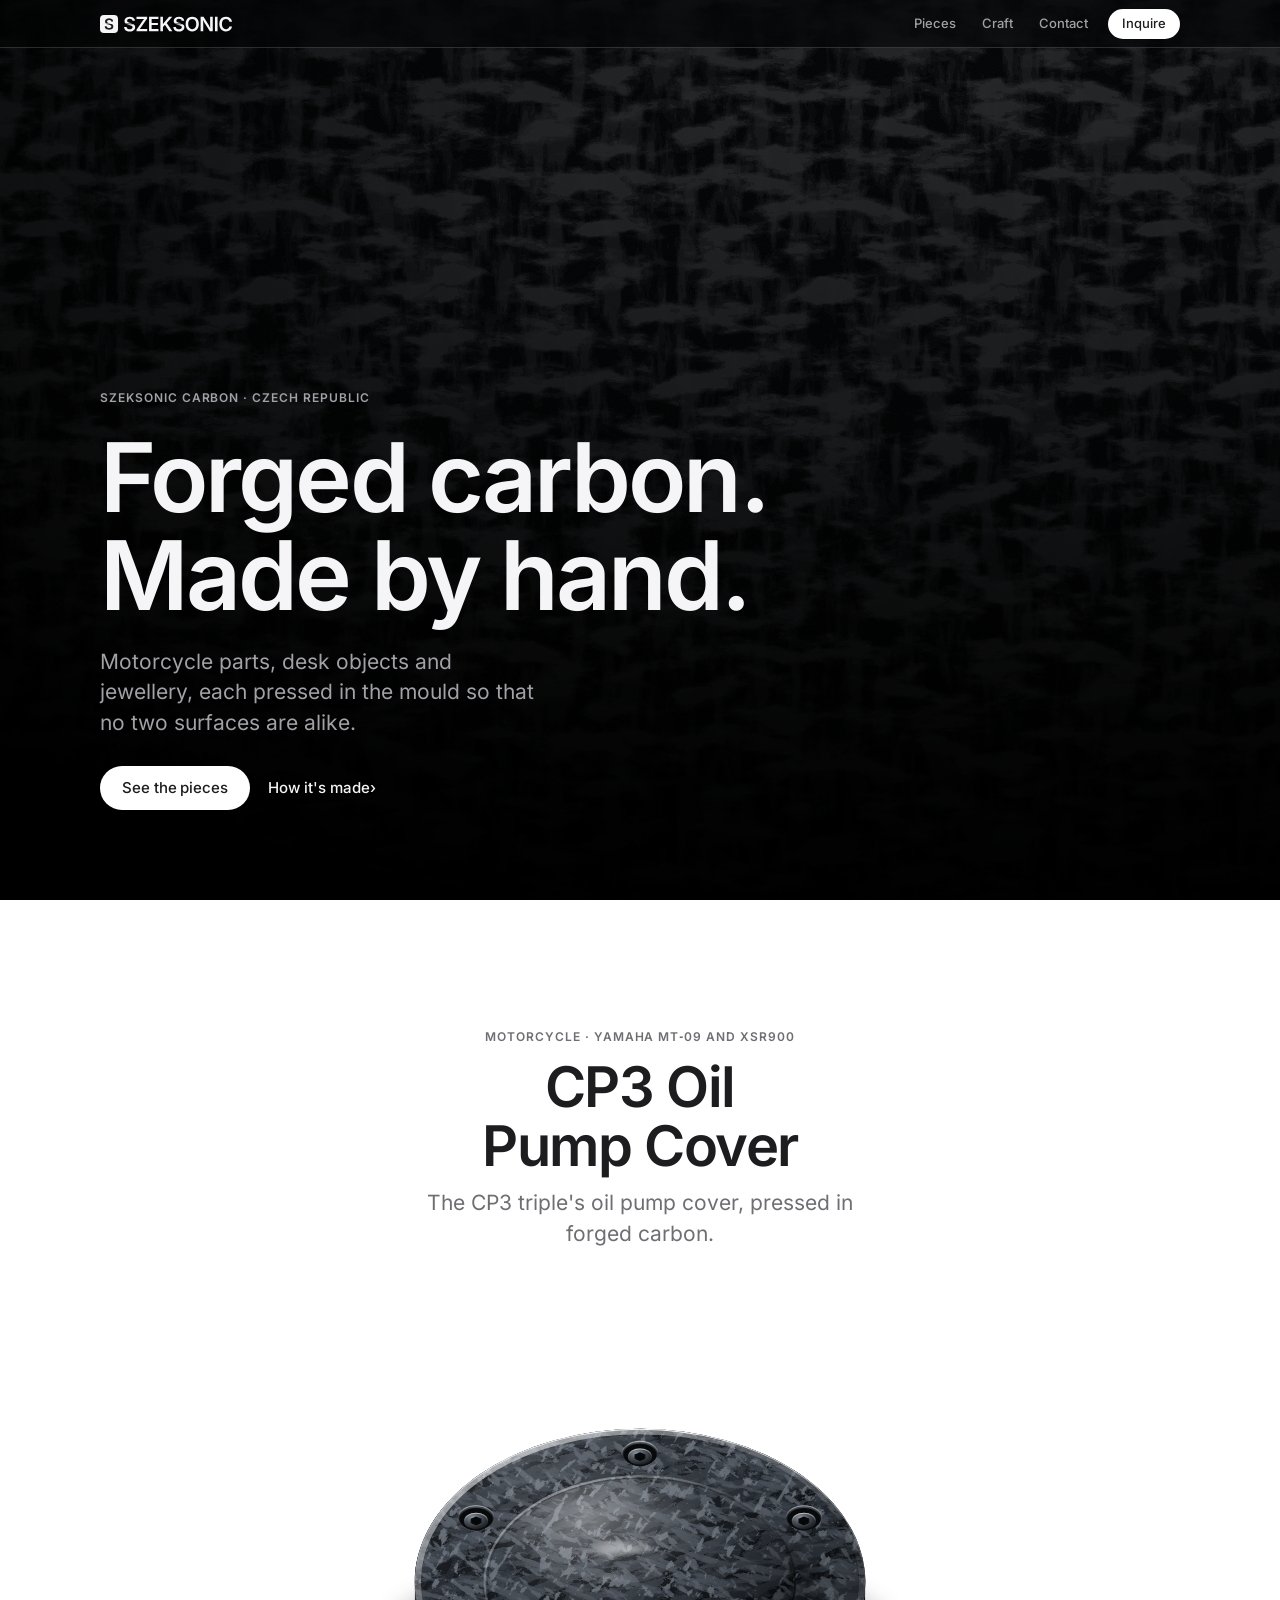
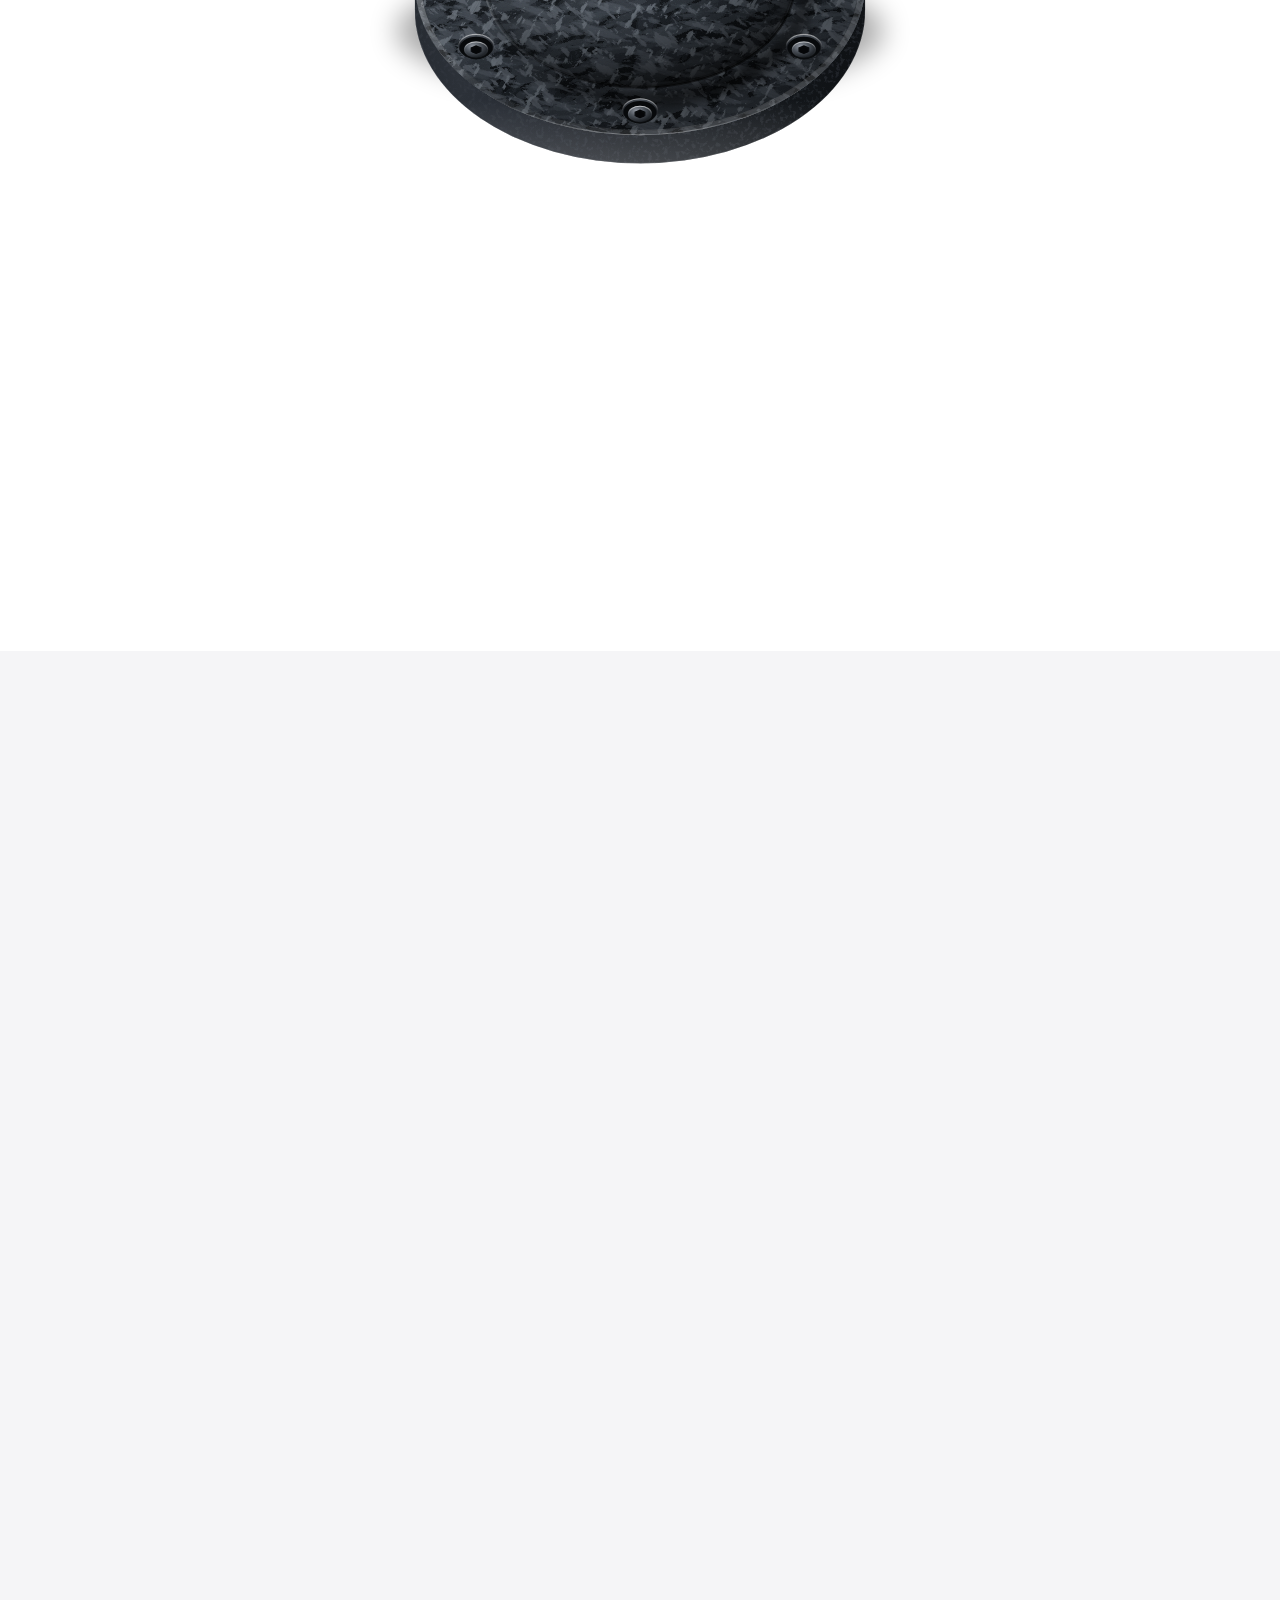
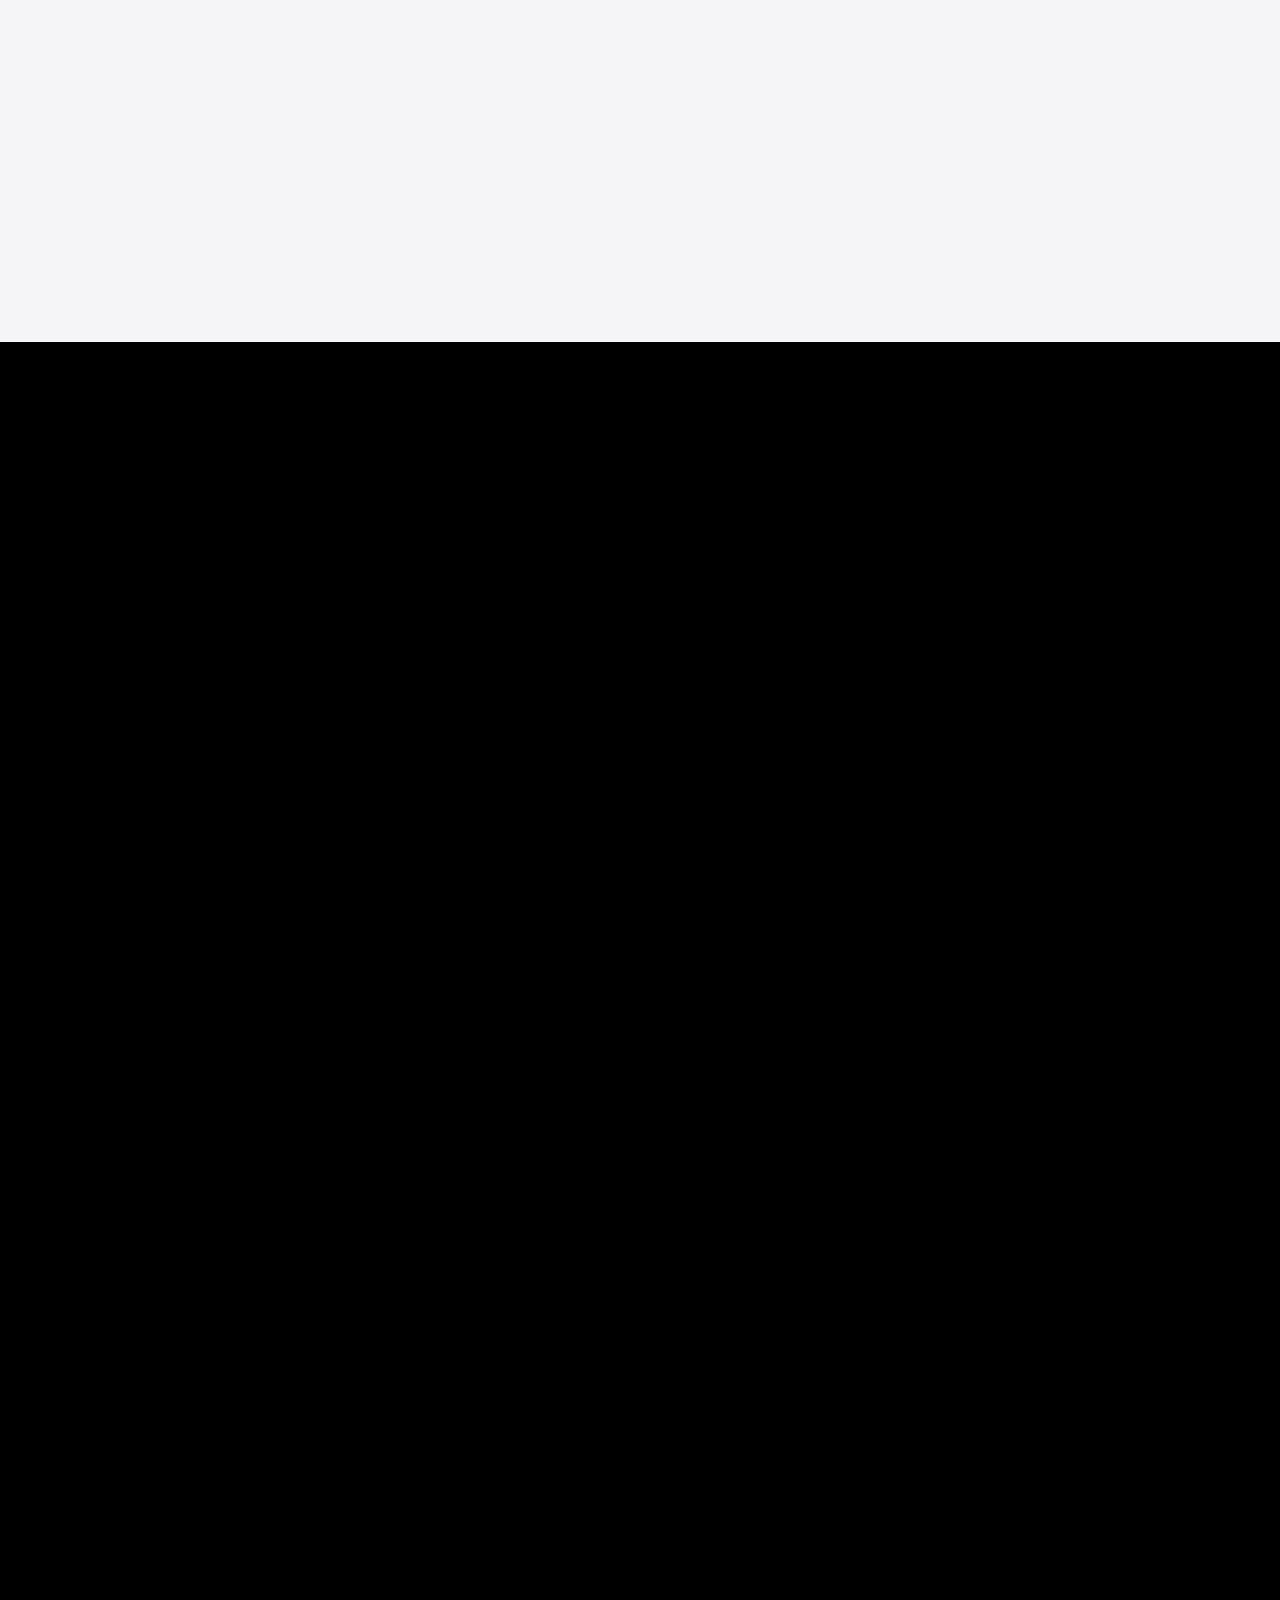
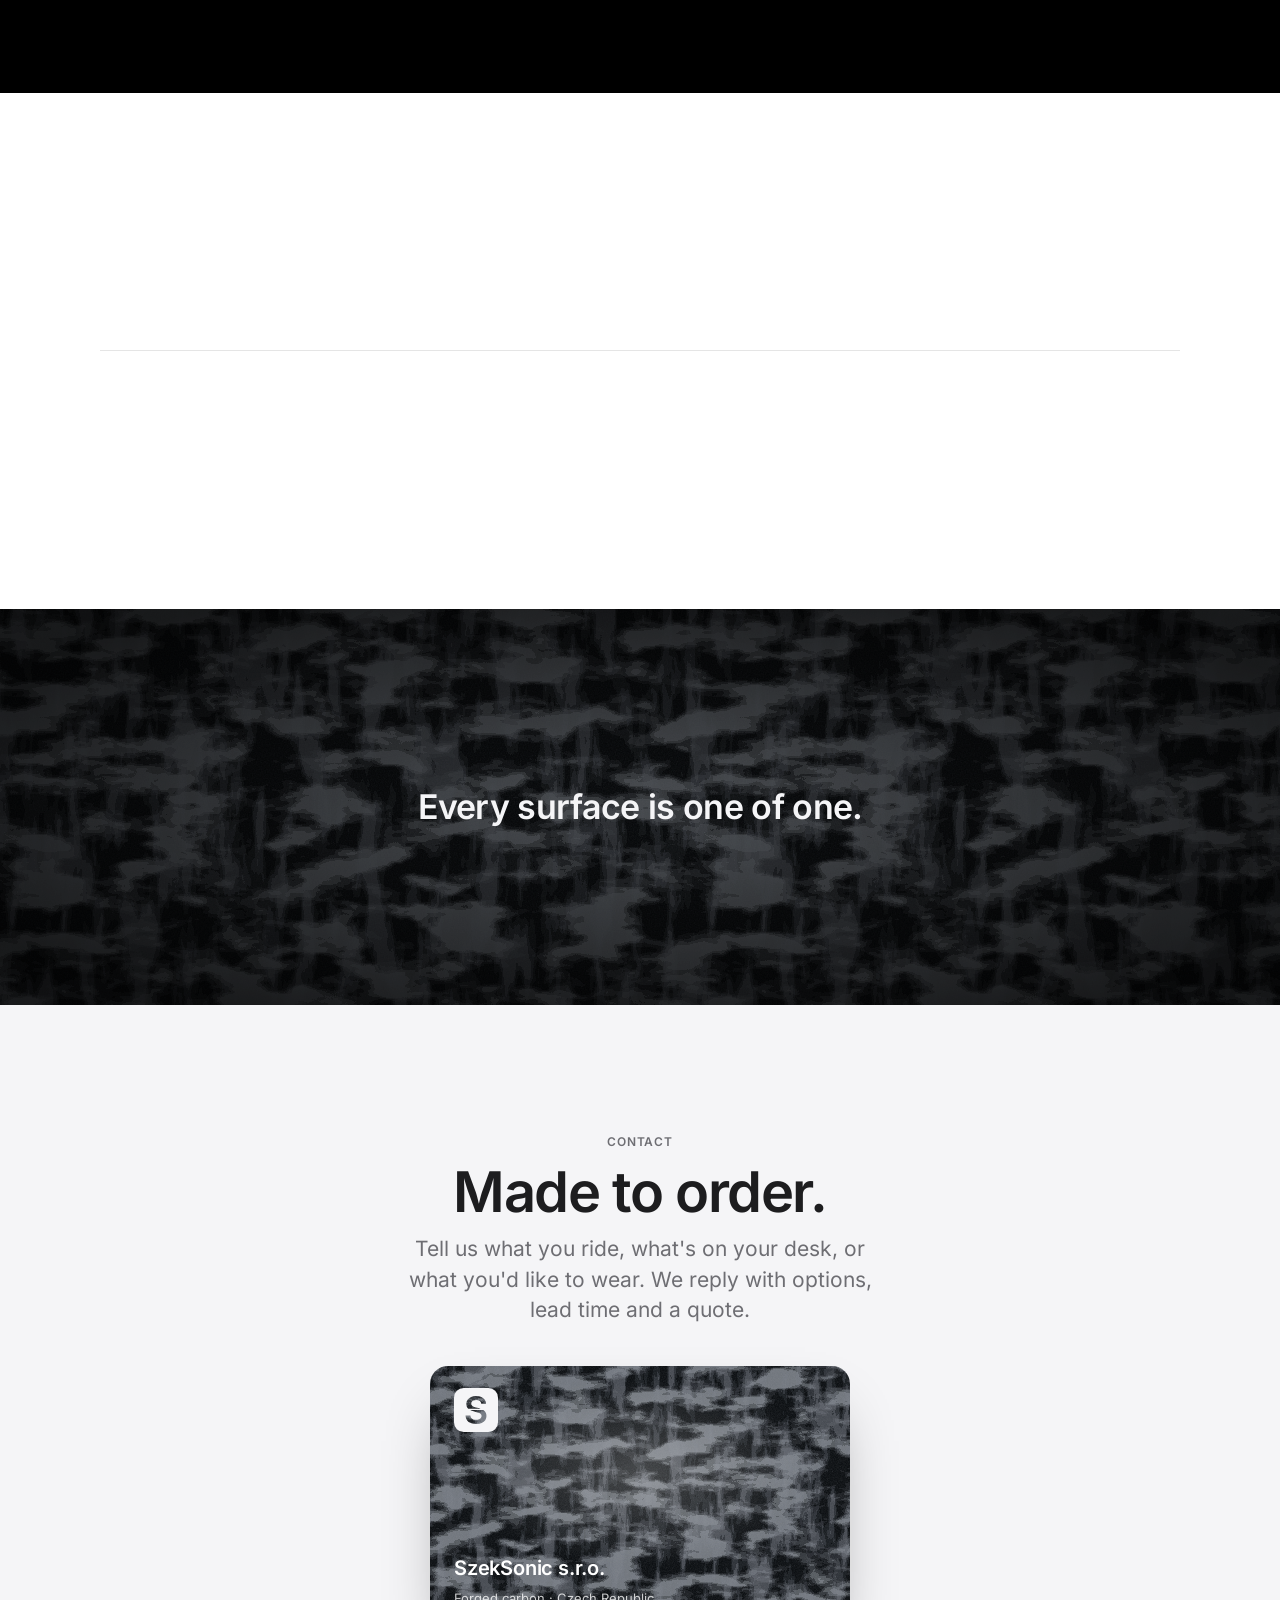
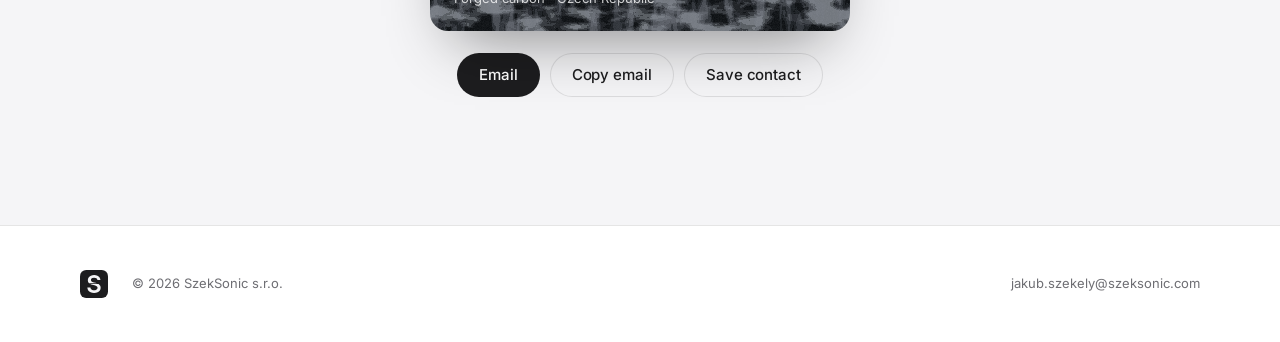
<file: index.html>
<!doctype html>
<html lang="en" class="no-js">
<head>
<meta charset="utf-8">
<meta name="viewport" content="width=device-width,initial-scale=1,viewport-fit=cover">
<title>SzekSonic Carbon</title>
<meta name="description" content="Forged carbon fiber, made by hand in the Czech Republic. Motorcycle parts, desk objects and jewellery — each pressed in the mould, no two alike.">
<meta name="theme-color" content="#000000">
<link rel="icon" href="favicon.svg" type="image/svg+xml">
<link rel="stylesheet" href="style.css">
<script>document.documentElement.classList.replace('no-js','js')</script>
</head>
<body>

<header class="nav" id="nav">
  <div class="nav-in">
    <a href="#top" class="nav-logo" aria-label="SzekSonic Carbon — top of page">
      <img class="logo-dark" src="img/logo-nav.svg" alt="SzekSonic" width="146" height="20">
      <img class="logo-light" src="img/logo-nav-white.svg" alt="" width="146" height="20" aria-hidden="true">
    </a>
    <nav class="nav-links" aria-label="Sections">
      <a href="#pieces">Pieces</a>
      <a href="#craft">Craft</a>
      <a href="#contact">Contact</a>
    </nav>
    <a class="btn btn-sm" href="#contact">Inquire</a>
  </div>
</header>

<main id="top">

<section class="hero" id="hero">
  <div class="hero-bg" aria-hidden="true"></div>
  <div class="hero-in">
    <p class="eyebrow">SzekSonic Carbon · Czech Republic</p>
    <h1>Forged carbon.<br>Made by hand.</h1>
    <p class="sub">Motorcycle parts, desk objects and jewellery, each pressed in the mould so that no two surfaces are alike.</p>
    <div class="actions">
      <a class="btn btn-light" href="#pieces">See the pieces</a>
      <a class="link" href="#craft">How it's made<span aria-hidden="true"> ›</span></a>
    </div>
  </div>
</section>

<!--
  EDITING A PIECE
  · Images: swap the src of .stage-img and each .thumb img (SVG, PNG or JPG). Clicking a thumbnail
    shows it on the stage. Keep images square-ish; the stage reserves a 1:1 box so nothing jumps.
  · Price: edit <span class="price">.
  · Status: on <span class="status"> use "status soon" (Coming soon), "status available"
    (Available to order) or "status sold" (Sold out) and match the text.
-->

<section class="product bg-white" id="pieces">
  <div class="product-in">
    <header class="product-head reveal">
      <p class="eyebrow">Motorcycle · Yamaha MT‑09 and XSR900</p>
      <h2>CP3 Oil Pump Cover</h2>
      <p class="claim">The CP3 triple's oil pump cover, pressed in forged carbon.</p>
    </header>
    <figure class="stage reveal">
      <img class="stage-img" src="img/model-cover.svg" alt="CP3 oil pump cover in forged carbon, six bolt heads around a domed centre" width="1000" height="1000">
    </figure>
    <div class="thumbs reveal" role="group" aria-label="Views">
      <button class="thumb is-active" type="button" aria-label="Front view" aria-pressed="true"><img src="img/model-cover.svg" alt="" width="200" height="200"></button>
      <button class="thumb" type="button" aria-label="Surface detail" aria-pressed="false"><img src="img/forged.svg" alt="" width="200" height="200"></button>
      <button class="thumb" type="button" aria-label="Second view" aria-pressed="false"><img src="img/model-cover.svg" alt="" width="200" height="200"></button>
    </div>
    <div class="meta reveal">
      <span class="status soon">Coming soon</span>
      <span class="price">From — €</span>
    </div>
    <div class="actions reveal">
      <a class="btn" href="mailto:jakub.szekely@szeksonic.com?subject=Inquiry%20—%20CP3%20Oil%20Pump%20Cover">Inquire</a>
      <details class="specs">
        <summary>Details</summary>
        <ul>
          <li>Fits the Yamaha CP3 engine: MT‑09 and XSR900</li>
          <li>Forged carbon, pressed in a matched mould</li>
          <li>Gloss or satin finish</li>
          <li>Made to order; lead time on request</li>
        </ul>
      </details>
    </div>
  </div>
</section>

<section class="product bg-grey" id="keyboard">
  <div class="product-in">
    <header class="product-head reveal">
      <p class="eyebrow">Desk</p>
      <h2>Keyboard Frame</h2>
      <p class="claim">A frame for your mechanical keyboard. Rigid, light, and one of one.</p>
    </header>
    <figure class="stage reveal">
      <img class="stage-img" src="img/model-keyboard.svg" alt="Keyboard frame in forged carbon" width="1000" height="1000">
    </figure>
    <div class="thumbs reveal" role="group" aria-label="Views">
      <button class="thumb is-active" type="button" aria-label="Front view" aria-pressed="true"><img src="img/model-keyboard.svg" alt="" width="200" height="200"></button>
      <button class="thumb" type="button" aria-label="Surface detail" aria-pressed="false"><img src="img/forged.svg" alt="" width="200" height="200"></button>
      <button class="thumb" type="button" aria-label="Second view" aria-pressed="false"><img src="img/model-keyboard.svg" alt="" width="200" height="200"></button>
    </div>
    <div class="meta reveal">
      <span class="status soon">Coming soon</span>
      <span class="price">From — €</span>
    </div>
    <div class="actions reveal">
      <a class="btn" href="mailto:jakub.szekely@szeksonic.com?subject=Inquiry%20—%20Keyboard%20Frame">Inquire</a>
      <details class="specs">
        <summary>Details</summary>
        <ul>
          <li>Forged carbon frame, hand-polished</li>
          <li>Sized to your keyboard layout on request</li>
          <li>Gloss or satin finish</li>
          <li>Made to order; lead time on request</li>
        </ul>
      </details>
    </div>
  </div>
</section>

<section class="product bg-black" id="rings">
  <div class="product-in">
    <header class="product-head reveal">
      <p class="eyebrow">Jewellery</p>
      <h2>Rings &amp; Jewellery</h2>
      <p class="claim">Rings turned from solid forged carbon, sized to you. Pendants on request.</p>
    </header>
    <figure class="stage reveal">
      <img class="stage-img" src="img/model-ring.svg" alt="Forged carbon ring" width="1000" height="1000">
    </figure>
    <div class="thumbs reveal" role="group" aria-label="Views">
      <button class="thumb is-active" type="button" aria-label="Front view" aria-pressed="true"><img src="img/model-ring.svg" alt="" width="200" height="200"></button>
      <button class="thumb" type="button" aria-label="Surface detail" aria-pressed="false"><img src="img/forged.svg" alt="" width="200" height="200"></button>
      <button class="thumb" type="button" aria-label="Second view" aria-pressed="false"><img src="img/model-ring.svg" alt="" width="200" height="200"></button>
    </div>
    <div class="meta reveal">
      <span class="status soon">Coming soon</span>
      <span class="price">From — €</span>
    </div>
    <div class="actions reveal">
      <a class="btn btn-light" href="mailto:jakub.szekely@szeksonic.com?subject=Inquiry%20—%20Rings%20%26%20Jewellery">Inquire</a>
      <details class="specs">
        <summary>Details</summary>
        <ul>
          <li>Solid forged carbon, turned and polished</li>
          <li>Sized to order; pendants and earrings on request</li>
          <li>Gloss or satin finish</li>
          <li>Made to order; lead time on request</li>
        </ul>
      </details>
    </div>
  </div>
</section>

<section class="craft bg-white" id="craft">
  <div class="craft-in">
    <header class="reveal">
      <p class="eyebrow">Craft</p>
      <h2>Pressed, not woven.</h2>
    </header>
    <div class="craft-grid">
      <div class="craft-item reveal">
        <h3>Chopped tow, not cloth</h3>
        <p>Forged carbon starts as short strands of carbon fibre laid into the mould by hand, not a woven sheet.</p>
      </div>
      <div class="craft-item reveal">
        <h3>Pressed under heat</h3>
        <p>As the mould closes the fibres flow into every edge. That flow is what leaves the marbling.</p>
      </div>
      <div class="craft-item reveal">
        <h3>Finished by hand</h3>
        <p>Each piece is trimmed, wet-sanded and polished in our shop in the Czech Republic.</p>
      </div>
    </div>
  </div>
</section>

<section class="material" aria-label="Material">
  <div class="material-bg" aria-hidden="true"></div>
  <p class="material-cap reveal">Every surface is one of one.</p>
</section>

<section class="contact bg-grey" id="contact">
  <div class="contact-in">
    <header class="reveal">
      <p class="eyebrow">Contact</p>
      <h2>Made to order.</h2>
      <p class="claim">Tell us what you ride, what's on your desk, or what you'd like to wear. We reply with options, lead time and a quote.</p>
    </header>
    <div class="card-wrap reveal">
      <button class="card" id="card" type="button" aria-pressed="false" aria-label="Contact card. Activate to flip.">
        <span class="card-face card-front">
          <span class="card-sheen" aria-hidden="true"></span>
          <img src="img/logo-mark-white.svg" alt="" width="44" height="44">
          <span class="card-name">SzekSonic s.r.o.</span>
          <span class="card-line">Forged carbon · Czech Republic</span>
        </span>
        <span class="card-face card-back">
          <img src="img/logo-mark.svg" alt="" width="36" height="36">
          <span class="card-email" id="email">jakub.szekely@szeksonic.com</span>
          <span class="card-line">Orders and commissions</span>
        </span>
      </button>
      <div class="card-actions">
        <a class="btn" href="mailto:jakub.szekely@szeksonic.com?subject=Inquiry">Email</a>
        <button class="btn btn-ghost" id="copy" type="button">Copy email</button>
        <button class="btn btn-ghost" id="vcard" type="button">Save contact</button>
      </div>
    </div>
  </div>
</section>

</main>

<footer class="foot">
  <div class="foot-in">
    <img src="img/logo-mark.svg" alt="SzekSonic" width="28" height="28">
    <p>© <span id="y"></span> SzekSonic s.r.o.</p>
    <a href="mailto:jakub.szekely@szeksonic.com">jakub.szekely@szeksonic.com</a>
  </div>
</footer>

<script>
(function(){
  var d=document, reduce=matchMedia('(prefers-reduced-motion: reduce)').matches;
  d.getElementById('y').textContent=new Date().getFullYear();

  // nav: white over dark hero, then light glass once the hero is scrolled away
  var nav=d.getElementById('nav'), hero=d.getElementById('hero');
  if('IntersectionObserver' in window){
    new IntersectionObserver(function(e){nav.classList.toggle('on-dark',e[0].isIntersecting&&e[0].intersectionRatio>0.08)},{threshold:[0,0.08,0.2]}).observe(hero);
    var io=new IntersectionObserver(function(es){es.forEach(function(e){if(e.isIntersecting){e.target.classList.add('in');io.unobserve(e.target)}})},{rootMargin:'0px 0px -8% 0px'});
    d.querySelectorAll('.reveal').forEach(function(el){io.observe(el)});
  }else{nav.classList.add('on-dark');d.querySelectorAll('.reveal').forEach(function(el){el.classList.add('in')})}

  // thumbnails swap onto the stage
  d.querySelectorAll('.product').forEach(function(p){
    var stage=p.querySelector('.stage-img');
    p.querySelectorAll('.thumb').forEach(function(t){
      t.addEventListener('click',function(){
        var img=t.querySelector('img'); if(!img) return;
        stage.src=img.getAttribute('src');
        p.querySelectorAll('.thumb').forEach(function(x){x.classList.remove('is-active');x.setAttribute('aria-pressed','false')});
        t.classList.add('is-active');t.setAttribute('aria-pressed','true');
      });
    });
  });

  // contact card: flip on activate, tilt on fine pointer, copy and vCard actions
  var card=d.getElementById('card'), email=d.getElementById('email').textContent.trim();
  card.addEventListener('click',function(){var on=card.getAttribute('aria-pressed')!=='true';card.setAttribute('aria-pressed',on);card.classList.toggle('is-flipped',on)});
  if(!reduce&&matchMedia('(hover:hover) and (pointer:fine)').matches){
    card.addEventListener('pointermove',function(ev){
      var r=card.getBoundingClientRect(),x=(ev.clientX-r.left)/r.width,y=(ev.clientY-r.top)/r.height;
      card.style.setProperty('--rx',((0.5-y)*10).toFixed(2)+'deg');card.style.setProperty('--ry',((x-0.5)*14).toFixed(2)+'deg');
      card.style.setProperty('--mx',(x*100).toFixed(1)+'%');card.style.setProperty('--my',(y*100).toFixed(1)+'%');
    });
    card.addEventListener('pointerleave',function(){card.style.setProperty('--rx','0deg');card.style.setProperty('--ry','0deg')});
  }
  var copy=d.getElementById('copy');
  copy.addEventListener('click',function(){
    var done=function(){copy.textContent='Copied';setTimeout(function(){copy.textContent='Copy email'},1600)};
    var fallback=function(){var s=window.getSelection(),r=d.createRange();r.selectNodeContents(d.getElementById('email'));s.removeAllRanges();s.addRange(r);if(!card.classList.contains('is-flipped'))card.click()};
    if(navigator.clipboard&&navigator.clipboard.writeText){navigator.clipboard.writeText(email).then(done,fallback)}else{fallback()}
  });
  d.getElementById('vcard').addEventListener('click',function(){
    var v='BEGIN:VCARD\r\nVERSION:3.0\r\nN:;;;;\r\nFN:SzekSonic s.r.o.\r\nORG:SzekSonic s.r.o.\r\nEMAIL;TYPE=INTERNET,WORK:'+email+'\r\nNOTE:Forged carbon fiber, made by hand in the Czech Republic.\r\nEND:VCARD\r\n';
    var blob=new Blob([v],{type:'text/vcard'}),url=URL.createObjectURL(blob),a=d.createElement('a');
    a.href=url;a.download='SzekSonic.vcf';d.body.appendChild(a);a.click();setTimeout(function(){URL.revokeObjectURL(url);a.remove()},1000);
  });
})();
</script>
</body>
</html>
</file>
<file: style.css>
/* self-hosted type: Inter (variable). The system stack comes first so Apple devices render SF. */
@font-face{font-family:'Inter';font-style:normal;font-weight:100 900;font-display:swap;src:url('fonts/inter-latin-wght-normal.woff2') format('woff2')}

:root{
  --bg:#ffffff; --bg-grey:#f5f5f7; --bg-black:#000000;
  --ink:#1d1d1f; --ink-2:#6e6e73; --paper:#f5f5f7; --paper-2:#a1a1a6;
  --line:rgba(0,0,0,.1); --line-inv:rgba(255,255,255,.16);
  --font:-apple-system,BlinkMacSystemFont,"SF Pro Display","SF Pro Text","Inter","Helvetica Neue",Helvetica,Arial,sans-serif;
  --gutter:max(20px,env(safe-area-inset-left,0px));
  --gutter-r:max(20px,env(safe-area-inset-right,0px));
  --max:1120px;
  --nav-h:48px;
  --ease:cubic-bezier(.2,.7,.2,1);
  color-scheme:light;
}
*{box-sizing:border-box;margin:0;padding:0}
html{scroll-behavior:smooth;-webkit-text-size-adjust:100%}
html,body{background:var(--bg);color:var(--ink);font-family:var(--font);font-size:17px;line-height:1.47;-webkit-font-smoothing:antialiased;text-rendering:optimizeLegibility}
body{overflow-x:hidden}
img{display:block;max-width:100%;height:auto}
a{color:inherit;text-decoration:none}
button{font:inherit;color:inherit;background:none;border:0;cursor:pointer}
:focus-visible{outline:2px solid var(--ink);outline-offset:3px;border-radius:4px}
.bg-black :focus-visible{outline-color:var(--paper)}
@media(prefers-reduced-motion:reduce){html{scroll-behavior:auto}*{transition-duration:.01ms!important;animation-duration:.01ms!important}}

/* type */
.eyebrow{font-size:12px;font-weight:600;letter-spacing:.08em;text-transform:uppercase;color:var(--ink-2)}
h1{font-size:clamp(42px,11vw,96px);font-weight:600;letter-spacing:-.03em;line-height:1.02;text-wrap:balance}
h2{font-size:clamp(30px,6.4vw,56px);font-weight:600;letter-spacing:-.025em;line-height:1.06;text-wrap:balance}
h3{font-size:19px;font-weight:600;letter-spacing:-.01em;line-height:1.25}
.claim,.sub{font-size:clamp(17px,2.2vw,21px);line-height:1.45;color:var(--ink-2);text-wrap:pretty}
.bg-black,.hero,.material{color:var(--paper)}
.bg-black .eyebrow,.bg-black .claim,.hero .eyebrow,.hero .sub{color:var(--paper-2)}

/* backgrounds */
.bg-white{background:var(--bg)}
.bg-grey{background:var(--bg-grey)}
.bg-black{background:var(--bg-black)}

/* buttons */
.btn{display:inline-flex;align-items:center;justify-content:center;min-height:44px;padding:0 22px;border-radius:999px;background:var(--ink);color:#fff;font-size:15px;font-weight:500;letter-spacing:-.005em;transition:transform .2s var(--ease),opacity .2s;white-space:nowrap}
.btn:hover{opacity:.9}
.btn:active{transform:scale(.98)}
.btn-light{background:#fff;color:var(--ink)}
.btn-ghost{background:transparent;color:var(--ink);box-shadow:inset 0 0 0 1px var(--line)}
.btn-sm{position:relative;min-height:30px;padding:0 14px;font-size:13px}
.btn-sm::before{content:"";position:absolute;inset:-7px 0}
.link{display:inline-flex;align-items:center;min-height:44px;font-size:15px;font-weight:500;color:inherit}
.link:hover{text-decoration:underline;text-underline-offset:4px}
.actions{display:flex;flex-wrap:wrap;align-items:center;gap:10px 18px}

/* nav */
.nav{position:fixed;top:0;left:0;right:0;z-index:50;height:calc(var(--nav-h) + env(safe-area-inset-top,0px));padding-top:env(safe-area-inset-top,0px);background:rgba(255,255,255,.72);-webkit-backdrop-filter:saturate(180%) blur(20px);backdrop-filter:saturate(180%) blur(20px);border-bottom:1px solid var(--line);transition:background .3s,border-color .3s}
.nav-in{height:var(--nav-h);max-width:var(--max);margin:0 auto;padding-left:var(--gutter);padding-right:var(--gutter-r);display:flex;align-items:center;gap:20px}
.nav-logo{display:flex;align-items:center;min-height:44px;margin-right:auto}
.nav-logo img{height:18px;width:auto}
.nav .logo-light{display:none}
.nav.on-dark{background:rgba(0,0,0,.5);border-color:var(--line-inv);color:var(--paper)}
.nav.on-dark .logo-dark{display:none}
.nav.on-dark .logo-light{display:block}
.nav.on-dark .btn-sm{background:#fff;color:var(--ink)}
.nav-links{display:none;gap:26px;font-size:13px;font-weight:500;color:var(--ink-2)}
.nav.on-dark .nav-links{color:var(--paper-2)}
.nav-links a{min-height:44px;display:inline-flex;align-items:center}
.nav-links a:hover{color:inherit}
@media(min-width:735px){.nav-links{display:flex}}

/* hero */
.hero{position:relative;min-height:min(100svh,900px);display:flex;align-items:flex-end;background:var(--bg-black);overflow:hidden;padding-top:calc(var(--nav-h) + env(safe-area-inset-top,0px))}
.hero-bg{position:absolute;inset:0;background:#000 url('img/forged.svg') center/560px 560px repeat;opacity:.42;-webkit-mask-image:radial-gradient(110% 80% at 72% 28%,#000 25%,transparent 100%);mask-image:radial-gradient(110% 80% at 72% 28%,#000 25%,transparent 100%)}
.hero-bg::after{content:"";position:absolute;inset:0;background:linear-gradient(180deg,rgba(0,0,0,.2),rgba(0,0,0,.75) 85%)}
.hero-in{position:relative;width:100%;max-width:var(--max);margin:0 auto;padding:clamp(72px,14vh,140px) var(--gutter-r) clamp(56px,10vh,96px) var(--gutter);display:grid;gap:22px}
.hero .sub{max-width:34ch}
.hero .actions{margin-top:6px}
.hero .link{color:var(--paper)}

/* product sections */
.product{padding-block:clamp(72px,12vw,128px)}
.product-in{max-width:var(--max);margin:0 auto;padding-left:var(--gutter);padding-right:var(--gutter-r);display:grid;gap:22px;justify-items:center;text-align:center}
.product-head{display:grid;gap:12px;max-width:40ch}
.stage{width:min(100%,640px);aspect-ratio:1/1;display:flex;align-items:center;justify-content:center}
.stage-img{width:100%;height:100%;object-fit:contain}
.thumbs{display:flex;gap:10px;max-width:100%;overflow-x:auto;scroll-snap-type:x proximity;padding:4px;-webkit-overflow-scrolling:touch;scrollbar-width:none}
.thumbs::-webkit-scrollbar{display:none}
.thumb{flex:0 0 64px;width:64px;aspect-ratio:1/1;border-radius:12px;overflow:hidden;background:var(--bg-grey);scroll-snap-align:start;opacity:.55;transition:opacity .2s;box-shadow:inset 0 0 0 1px var(--line)}
.bg-black .thumb{background:#111;box-shadow:inset 0 0 0 1px var(--line-inv)}
.thumb img{width:100%;height:100%;object-fit:cover}
.thumb:hover,.thumb.is-active{opacity:1}
.thumb.is-active{box-shadow:inset 0 0 0 1.5px var(--ink)}
.bg-black .thumb.is-active{box-shadow:inset 0 0 0 1.5px var(--paper)}
.meta{display:flex;align-items:center;gap:14px;font-size:15px}
.price{font-weight:500}
.status{display:inline-flex;align-items:center;gap:7px;font-size:12px;font-weight:600;letter-spacing:.04em;text-transform:uppercase;padding:6px 11px;border-radius:999px;background:rgba(0,0,0,.06);color:var(--ink-2)}
.status::before{content:"";width:6px;height:6px;border-radius:50%;background:currentColor}
.status.available{color:#1f7a3a;background:rgba(31,122,58,.1)}
.status.sold{color:#a12a2a;background:rgba(161,42,42,.1)}
.bg-black .status{background:rgba(255,255,255,.1);color:var(--paper-2)}
.bg-black .status.available{color:#6fd48c}
.specs{text-align:left;font-size:15px;color:var(--ink-2)}
.bg-black .specs{color:var(--paper-2)}
.specs summary{list-style:none;cursor:pointer;display:inline-flex;align-items:center;min-height:44px;font-weight:500;color:var(--ink)}
.bg-black .specs summary{color:var(--paper)}
.specs summary::-webkit-details-marker{display:none}
.specs summary::after{content:"";width:7px;height:7px;margin-left:8px;border-right:1.5px solid currentColor;border-bottom:1.5px solid currentColor;transform:rotate(45deg) translateY(-2px);transition:transform .2s}
.specs[open] summary::after{transform:rotate(-135deg) translateY(-1px)}
.specs ul{list-style:none;display:grid;gap:6px;padding:4px 0 8px}
.specs li{padding-left:14px;position:relative}
.specs li::before{content:"";position:absolute;left:0;top:.62em;width:5px;height:1px;background:currentColor}
.product .actions{justify-content:center}

/* craft */
.craft{padding-block:clamp(72px,12vw,128px)}
.craft-in{max-width:var(--max);margin:0 auto;padding-left:var(--gutter);padding-right:var(--gutter-r);display:grid;gap:40px}
.craft-in header{display:grid;gap:12px}
.craft-grid{display:grid;gap:28px;border-top:1px solid var(--line);padding-top:28px}
.craft-item{display:grid;gap:8px;min-width:0}
.craft-item p{color:var(--ink-2);font-size:16px;max-width:38ch}
@media(min-width:735px){.craft-grid{grid-template-columns:repeat(3,1fr);gap:36px}}

/* material band */
.material{position:relative;min-height:44vh;display:flex;align-items:center;justify-content:center;background:#000;overflow:hidden;padding:48px var(--gutter-r) 48px var(--gutter)}
.material-bg{position:absolute;inset:0;background:#000 url('img/forged.svg') center/700px 700px repeat;opacity:.7}
.material-bg::after{content:"";position:absolute;inset:0;background:radial-gradient(60% 60% at 50% 50%,rgba(0,0,0,.15) 10%,rgba(0,0,0,.7) 100%)}
.material-cap{position:relative;font-size:clamp(22px,4vw,34px);font-weight:600;letter-spacing:-.02em;text-align:center;text-wrap:balance}

/* contact */
.contact{padding-block:clamp(72px,12vw,128px)}
.contact-in{max-width:var(--max);margin:0 auto;padding-left:var(--gutter);padding-right:var(--gutter-r);display:grid;gap:40px;justify-items:center;text-align:center}
.contact-in header{display:grid;gap:12px;max-width:44ch}
.card-wrap{display:grid;gap:22px;justify-items:center;width:100%}
.card{--rx:0deg;--ry:0deg;--mx:50%;--my:40%;position:relative;width:min(100%,420px);aspect-ratio:1.586/1;perspective:1200px;border-radius:18px;text-align:left}
.card-face{position:absolute;inset:0;border-radius:18px;padding:22px 24px;display:flex;flex-direction:column;justify-content:flex-end;gap:6px;backface-visibility:hidden;-webkit-backface-visibility:hidden;transform-style:preserve-3d;transition:transform .7s var(--ease);box-shadow:0 30px 60px -24px rgba(0,0,0,.45)}
.card-front{background:#000 url('img/forged.svg') center/420px 420px repeat;color:#fff;transform:rotateX(var(--rx)) rotateY(var(--ry))}
.card-front img{margin-bottom:auto}
.card-sheen{position:absolute;inset:0;border-radius:inherit;background:radial-gradient(60% 50% at var(--mx) var(--my),rgba(255,255,255,.22),transparent 70%);pointer-events:none;mix-blend-mode:screen}
.card-back{background:#fff;color:var(--ink);transform:rotateX(var(--rx)) rotateY(calc(var(--ry) + 180deg));box-shadow:inset 0 0 0 1px var(--line),0 30px 60px -24px rgba(0,0,0,.25)}
.card-back img{margin-bottom:auto}
.card.is-flipped .card-front{transform:rotateX(var(--rx)) rotateY(calc(var(--ry) + 180deg))}
.card.is-flipped .card-back{transform:rotateX(var(--rx)) rotateY(var(--ry))}
.card-name{font-size:20px;font-weight:600;letter-spacing:-.01em}
.card-email{font-size:clamp(16px,4.4vw,21px);font-weight:600;letter-spacing:-.01em;user-select:all;-webkit-user-select:all;word-break:break-all}
.card-line{font-size:13px;color:rgba(255,255,255,.78)}
.card-back .card-line{color:var(--ink-2)}
.card-actions{display:flex;flex-wrap:wrap;justify-content:center;gap:10px}
@media(max-width:734px){.card-actions{width:100%;flex-direction:column}.card-actions .btn{width:100%}}

/* footer */
.foot{border-top:1px solid var(--line);padding:36px var(--gutter-r) calc(36px + env(safe-area-inset-bottom,0px)) var(--gutter);font-size:13px;color:var(--ink-2)}
.foot-in{max-width:var(--max);margin:0 auto;display:flex;flex-wrap:wrap;align-items:center;gap:14px 24px}
.foot-in p{margin-right:auto}
.foot-in a{display:inline-flex;align-items:center;min-height:44px}
.foot-in a:hover{color:var(--ink)}

/* reveal: visible at rest; with JS, elements glide in as they enter the viewport */
.js .reveal{opacity:0;transform:translateY(14px);transition:opacity .7s var(--ease),transform .7s var(--ease)}
.js .reveal.in{opacity:1;transform:none}
@media(prefers-reduced-motion:reduce){.js .reveal{opacity:1;transform:none}}
</file>
